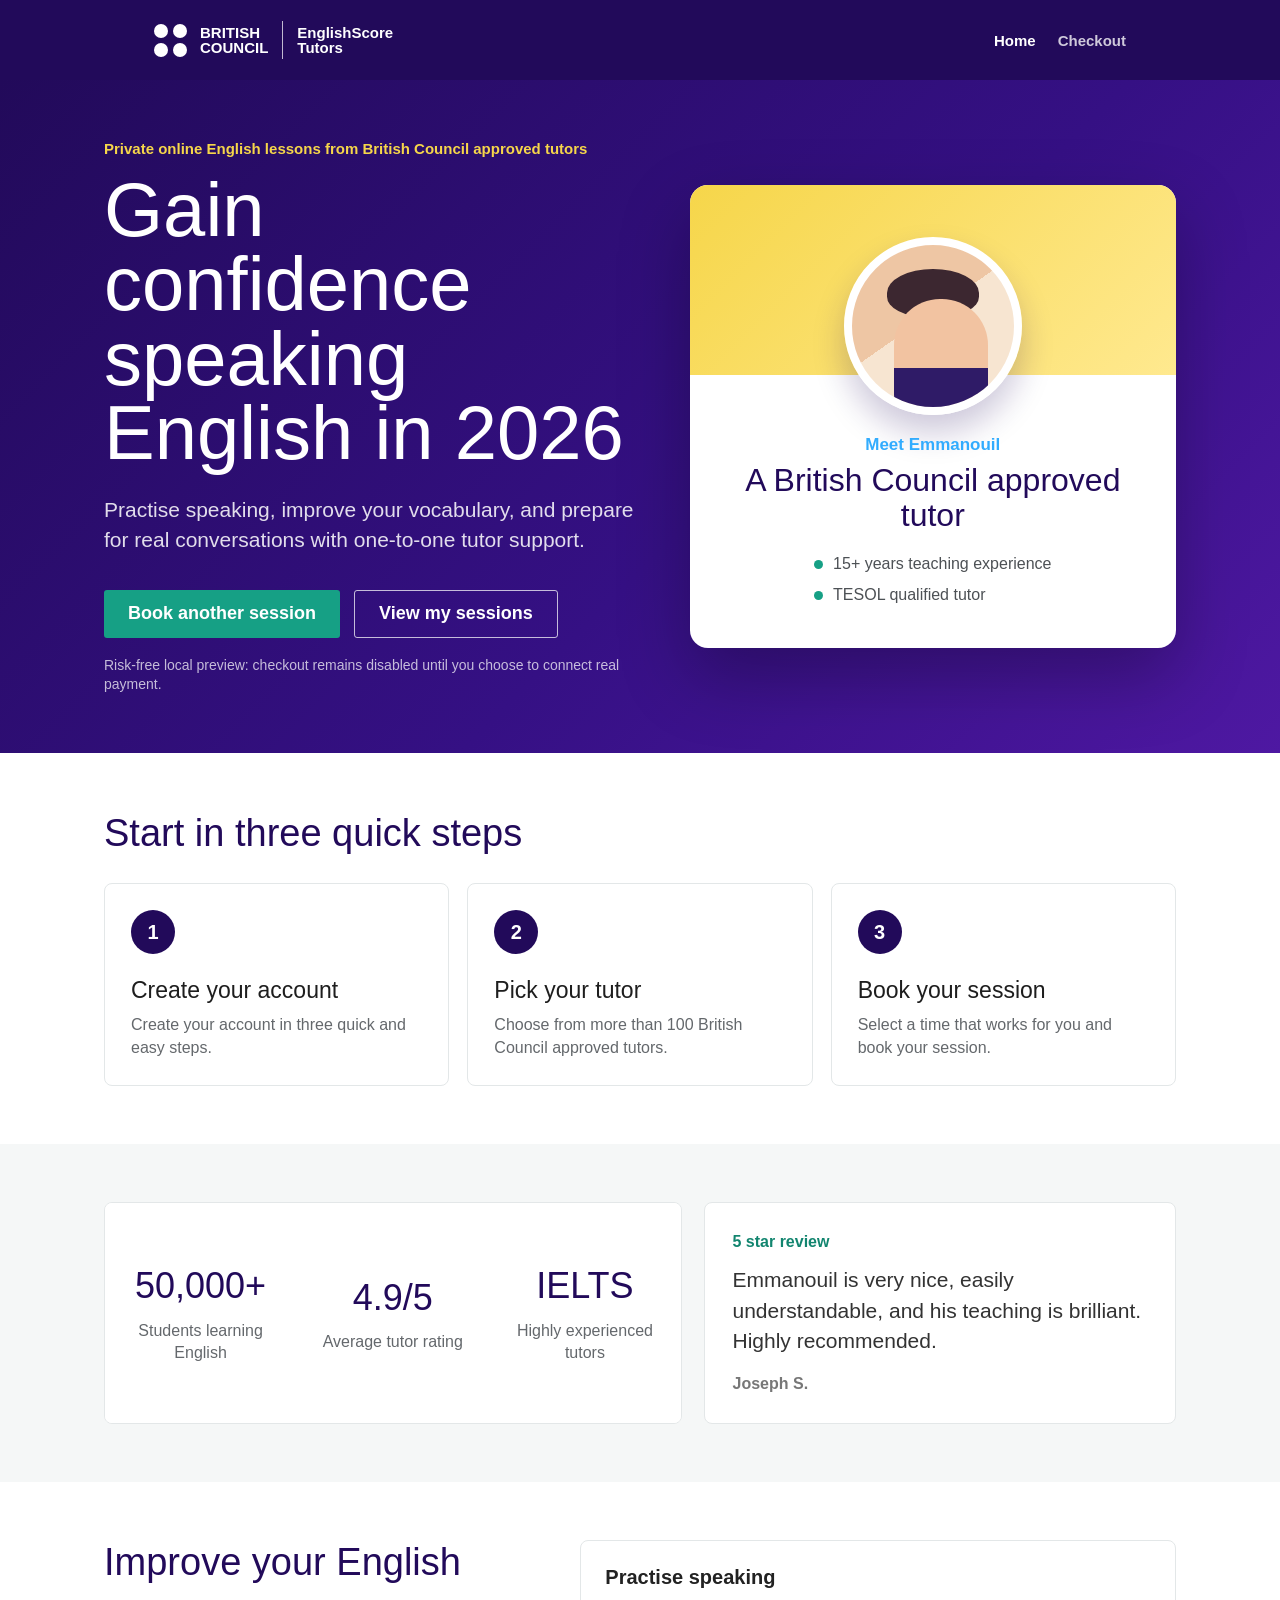
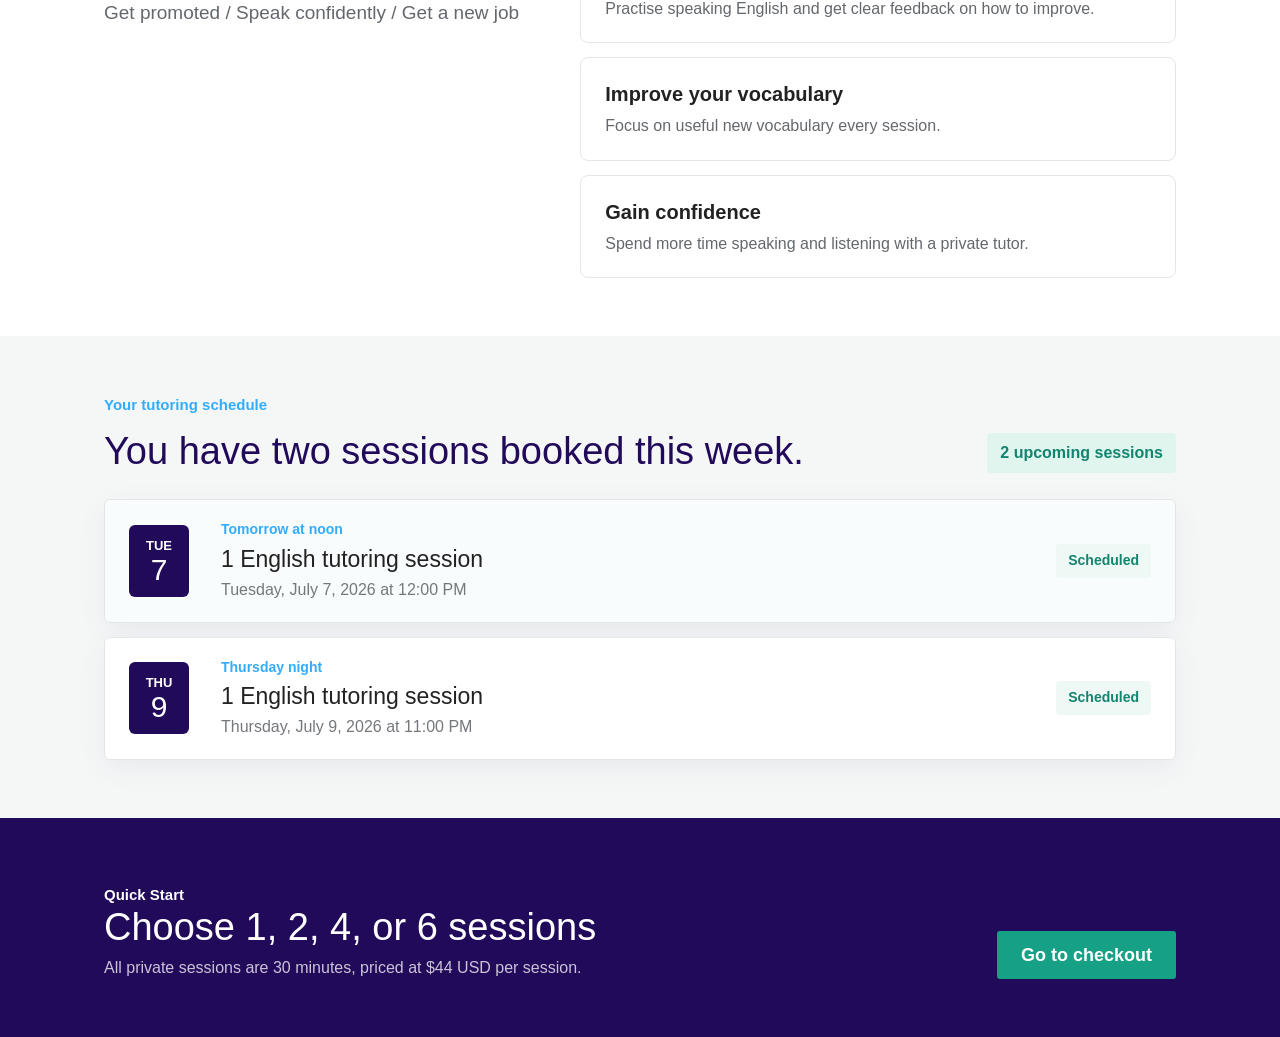
<file: index.html>
﻿<!doctype html>
<html lang="en">
  <head>
    <meta charset="utf-8">
    <meta name="viewport" content="width=device-width, initial-scale=1">
    <title>Online English tutoring | EnglishScore Tutors</title>
    <link rel="stylesheet" href="styles.css">
  </head>
  <body>
    <header class="topbar" aria-label="Site header">
      <div class="brand brand-with-nav">
        <a class="brand-link" href="index.html" aria-label="EnglishScore Tutors home">
          <span class="brand-mark" aria-hidden="true">
            <span></span><span></span><span></span><span></span>
          </span>
          <span class="brand-name">BRITISH<br>COUNCIL</span>
          <span class="brand-divider"></span>
          <span class="brand-product">EnglishScore<br>Tutors</span>
        </a>
        <nav class="site-nav" aria-label="Main navigation">
          <a class="active" href="index.html">Home</a>
          <a href="checkout.html">Checkout</a>
        </nav>
      </div>
    </header>

    <main class="promo-main">
      <section class="promo-hero" aria-labelledby="promo-heading">
        <div class="promo-shell hero-grid">
          <div class="hero-copy">
            <p class="promo-kicker">Private online English lessons from British Council approved tutors</p>
            <h1 id="promo-heading">Gain confidence speaking English in 2026</h1>
            <p class="hero-lede">Practise speaking, improve your vocabulary, and prepare for real conversations with one-to-one tutor support.</p>
            <div class="hero-actions">
              <a class="promo-button" href="checkout.html">Book another session</a>
              <a class="promo-button secondary" href="#upcoming-sessions">View my sessions</a>
            </div>
            <p class="risk-note">Risk-free local preview: checkout remains disabled until you choose to connect real payment.</p>
          </div>

          <div class="hero-card" aria-label="Tutor preview">
            <div class="tutor-photo" aria-hidden="true">
              <div class="photo-face"></div>
            </div>
            <div class="tutor-card-copy">
              <p>Meet Emmanouil</p>
              <h2>A British Council approved tutor</h2>
              <ul>
                <li>15+ years teaching experience</li>
                <li>TESOL qualified tutor</li>
              </ul>
            </div>
          </div>
        </div>
      </section>

      <section class="steps-section" aria-labelledby="steps-heading">
        <div class="promo-shell">
          <h2 id="steps-heading">Start in three quick steps</h2>
          <div class="steps-grid">
            <article>
              <span>1</span>
              <h3>Create your account</h3>
              <p>Create your account in three quick and easy steps.</p>
            </article>
            <article>
              <span>2</span>
              <h3>Pick your tutor</h3>
              <p>Choose from more than 100 British Council approved tutors.</p>
            </article>
            <article>
              <span>3</span>
              <h3>Book your session</h3>
              <p>Select a time that works for you and book your session.</p>
            </article>
          </div>
        </div>
      </section>

      <section class="proof-section" aria-label="Tutoring proof">
        <div class="promo-shell proof-grid">
          <div class="stats-card">
            <div>
              <strong>50,000+</strong>
              <span>Students learning English</span>
            </div>
            <div>
              <strong>4.9/5</strong>
              <span>Average tutor rating</span>
            </div>
            <div>
              <strong>IELTS</strong>
              <span>Highly experienced tutors</span>
            </div>
          </div>
          <div class="review-card">
            <p class="review-stars">5 star review</p>
            <blockquote>Emmanouil is very nice, easily understandable, and his teaching is brilliant. Highly recommended.</blockquote>
            <cite>Joseph S.</cite>
          </div>
        </div>
      </section>

      <section class="benefits-section" aria-labelledby="benefits-heading">
        <div class="promo-shell benefits-grid">
          <div>
            <h2 id="benefits-heading">Improve your English</h2>
            <p>Get promoted / Speak confidently / Get a new job</p>
          </div>
          <ul class="benefit-list">
            <li>
              <strong>Practise speaking</strong>
              <span>Practise speaking English and get clear feedback on how to improve.</span>
            </li>
            <li>
              <strong>Improve your vocabulary</strong>
              <span>Focus on useful new vocabulary every session.</span>
            </li>
            <li>
              <strong>Gain confidence</strong>
              <span>Spend more time speaking and listening with a private tutor.</span>
            </li>
          </ul>
        </div>
      </section>

      <section class="schedule-section" id="upcoming-sessions" aria-labelledby="schedule-heading">
        <div class="promo-shell">
          <div class="section-heading-row">
            <div>
              <p class="promo-kicker">Your tutoring schedule</p>
              <h2 id="schedule-heading">You have two sessions booked this week.</h2>
            </div>
            <span class="schedule-count">2 upcoming sessions</span>
          </div>

          <div class="session-list" aria-label="Upcoming sessions">
            <article class="session-card next-session">
              <div class="session-datebox" aria-hidden="true">
                <span>Tue</span>
                <strong>7</strong>
              </div>
              <div class="session-details">
                <p class="session-kicker">Tomorrow at noon</p>
                <h3>1 English tutoring session</h3>
                <p>Tuesday, July 7, 2026 at 12:00 PM</p>
              </div>
              <span class="session-status">Scheduled</span>
            </article>

            <article class="session-card">
              <div class="session-datebox" aria-hidden="true">
                <span>Thu</span>
                <strong>9</strong>
              </div>
              <div class="session-details">
                <p class="session-kicker">Thursday night</p>
                <h3>1 English tutoring session</h3>
                <p>Thursday, July 9, 2026 at 11:00 PM</p>
              </div>
              <span class="session-status">Scheduled</span>
            </article>
          </div>
        </div>
      </section>

      <section class="offer-strip" aria-label="Buy another session">
        <div class="promo-shell offer-strip-inner">
          <div>
            <p class="promo-kicker">Quick Start</p>
            <h2>Choose 1, 2, 4, or 6 sessions</h2>
            <p>All private sessions are 30 minutes, priced at $44 USD per session.</p>
          </div>
          <a class="promo-button" href="checkout.html">Go to checkout</a>
        </div>
      </section>
    </main>
  </body>
</html>
</file>
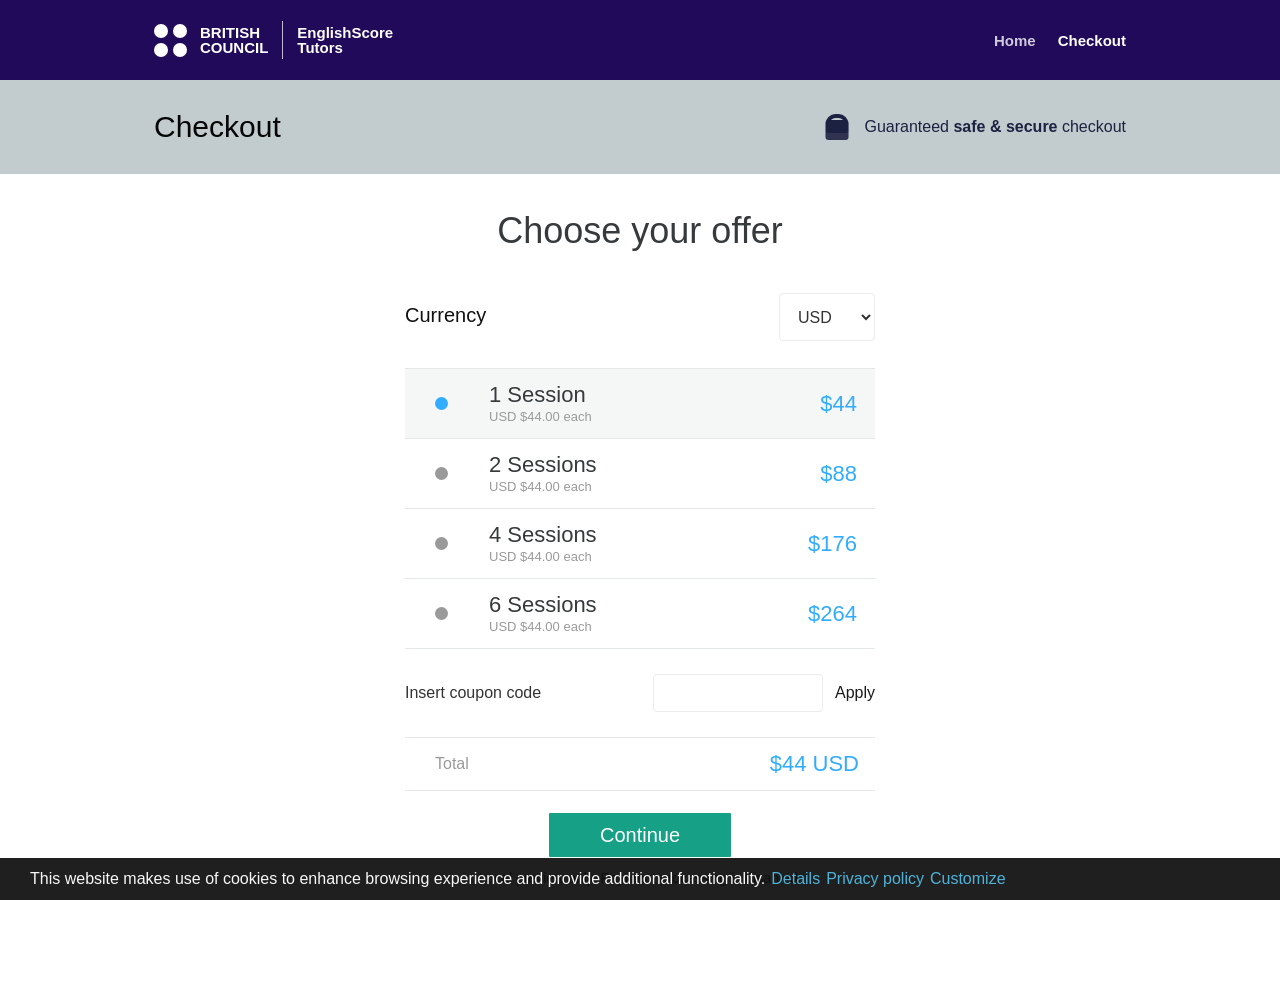
<file: checkout.html>
﻿<!doctype html>
<html lang="en">
  <head>
    <meta charset="utf-8">
    <meta name="viewport" content="width=device-width, initial-scale=1">
    <title>Checkout | EnglishScore Tutors</title>
    <link rel="stylesheet" href="styles.css">
  </head>
  <body>
    <header class="topbar" aria-label="Site header">
      <div class="brand brand-with-nav">
        <a class="brand-link" href="index.html" aria-label="EnglishScore Tutors home">
          <span class="brand-mark" aria-hidden="true">
            <span></span><span></span><span></span><span></span>
          </span>
          <span class="brand-name">BRITISH<br>COUNCIL</span>
          <span class="brand-divider"></span>
          <span class="brand-product">EnglishScore<br>Tutors</span>
        </a>
        <nav class="site-nav" aria-label="Main navigation">
          <a href="index.html">Home</a>
          <a class="active" href="checkout.html">Checkout</a>
        </nav>
      </div>
    </header>

    <section class="checkout-strip" aria-label="Checkout status">
      <div class="strip-inner">
        <h1>Checkout</h1>
        <div class="security-note">
          <span class="lock-icon" aria-hidden="true">Lock</span>
          <span>Guaranteed <strong>safe &amp; secure</strong> checkout</span>
        </div>
      </div>
    </section>

    <main class="checkout-main">
      <section class="offer-panel" aria-labelledby="offer-heading">
        <h2 id="offer-heading">Choose your offer</h2>

        <div class="currency-row">
          <label for="currency">Currency</label>
          <select id="currency" name="currency">
            <option>EUR</option>
            <option selected>USD</option>
            <option>GBP</option>
            <option>INR</option>
            <option>JPY</option>
          </select>
        </div>

        <div class="offer-card" role="radiogroup" aria-label="Tutoring session offer">
          <button class="offer-row active" type="button" role="radio" aria-checked="true" data-sessions="1" data-price="44">
            <span class="radio-dot" aria-hidden="true"></span>
            <span class="offer-copy">
              <span class="offer-title">1 Session</span>
              <span class="offer-subtitle">USD $44.00 each</span>
            </span>
            <span class="offer-price">$44</span>
          </button>
          <button class="offer-row" type="button" role="radio" aria-checked="false" data-sessions="2" data-price="88">
            <span class="radio-dot" aria-hidden="true"></span>
            <span class="offer-copy">
              <span class="offer-title">2 Sessions</span>
              <span class="offer-subtitle">USD $44.00 each</span>
            </span>
            <span class="offer-price">$88</span>
          </button>
          <button class="offer-row" type="button" role="radio" aria-checked="false" data-sessions="4" data-price="176">
            <span class="radio-dot" aria-hidden="true"></span>
            <span class="offer-copy">
              <span class="offer-title">4 Sessions</span>
              <span class="offer-subtitle">USD $44.00 each</span>
            </span>
            <span class="offer-price">$176</span>
          </button>
          <button class="offer-row" type="button" role="radio" aria-checked="false" data-sessions="6" data-price="264">
            <span class="radio-dot" aria-hidden="true"></span>
            <span class="offer-copy">
              <span class="offer-title">6 Sessions</span>
              <span class="offer-subtitle">USD $44.00 each</span>
            </span>
            <span class="offer-price">$264</span>
          </button>
        </div>

        <div class="coupon-row">
          <label for="coupon">Insert coupon code</label>
          <input id="coupon" name="coupon" type="text" autocomplete="off">
          <button id="applyCoupon" class="coupon-button" type="button">Apply</button>
        </div>

        <div class="summary" aria-live="polite">
          <span>Total</span>
          <strong id="summaryTotal">$44 USD</strong>
        </div>

        <button id="continueButton" class="continue-button" type="button">Continue</button>
        <p id="notice" class="notice" role="status">Local preview only. Payment processing is disabled.</p>
      </section>
    </main>

    <div class="cookie-bar" role="note">
      <span>This website makes use of cookies to enhance browsing experience and provide additional functionality.</span>
      <a href="#" aria-label="Cookie details">Details</a>
      <a href="#" aria-label="Privacy policy">Privacy policy</a>
      <a href="#" aria-label="Customize cookies">Customize</a>
    </div>

    <script src="script.js"></script>
  </body>
</html>
</file>
<file: styles.css>
﻿:root {
  --purple: #220a5a;
  --strip: #c2cbcd;
  --text: #373a3c;
  --muted: #9a9a9a;
  --line: #e3e7e8;
  --active-bg: rgba(235, 239, 240, 0.5);
  --accent: #32acfe;
  --green: #16a085;
  --green-dark: #12856f;
}

* {
  box-sizing: border-box;
}

html {
  min-height: 100%;
  background: #fff;
}

body {
  min-height: 100%;
  margin: 0;
  color: var(--text);
  background: #fff;
  font-family: "Segoe UI", "Helvetica Neue", Arial, sans-serif;
  font-size: 16px;
  line-height: 1.4;
}

button,
input,
select {
  font: inherit;
}

.topbar {
  height: 80px;
  background: var(--purple);
  display: flex;
  align-items: center;
}

.brand {
  width: min(100%, 1020px);
  margin: 0 auto;
  padding: 0 24px;
  display: flex;
  align-items: center;
  color: #fff;
  font-weight: 700;
  letter-spacing: 0;
}

.brand-mark {
  width: 38px;
  display: grid;
  grid-template-columns: repeat(2, 14px);
  gap: 5px;
  margin-right: 8px;
}

.brand-mark span {
  width: 14px;
  height: 14px;
  border-radius: 50%;
  background: #fff;
}

.brand-name,
.brand-product {
  font-size: 15px;
  line-height: 1;
}

.brand-divider {
  width: 1px;
  height: 38px;
  background: rgba(255, 255, 255, 0.72);
  margin: 0 14px;
}

.checkout-strip {
  background: var(--strip);
  color: #050505;
}

.strip-inner {
  height: 94px;
  width: min(100%, 1020px);
  margin: 0 auto;
  padding: 0 24px;
  display: flex;
  align-items: center;
  justify-content: space-between;
  gap: 24px;
  overflow: hidden;
}

h1,
h2 {
  margin: 0;
  font-weight: 300;
}

h1 {
  font-size: 30px;
}

.security-note {
  display: flex;
  align-items: center;
  gap: 14px;
  color: #1d2141;
  font-size: 16px;
  white-space: nowrap;
}

.lock-icon {
  width: 28px;
  height: 28px;
  display: inline-grid;
  place-items: center;
  overflow: hidden;
  color: transparent;
  position: relative;
}

.lock-icon::before,
.lock-icon::after {
  content: "";
  position: absolute;
  left: 50%;
  transform: translateX(-50%);
}

.lock-icon::before {
  top: 1px;
  width: 15px;
  height: 14px;
  border: 4px solid #1d2141;
  border-bottom: 0;
  border-radius: 10px 10px 0 0;
}

.lock-icon::after {
  bottom: 1px;
  width: 23px;
  height: 20px;
  border-radius: 3px;
  background: #1d2141;
  box-shadow: inset 0 -7px 0 rgba(255, 255, 255, 0.08);
}

.checkout-main {
  min-height: calc(100vh - 174px);
  padding: 36px 24px 116px;
}

.offer-panel {
  width: 470px;
  max-width: 100%;
  margin: 0 auto;
  text-align: center;
}

.offer-panel h2 {
  font-size: 36px;
  line-height: 1.15;
  margin-bottom: 42px;
}

.currency-row {
  height: 76px;
  display: flex;
  align-items: flex-start;
  justify-content: space-between;
  gap: 16px;
  border-bottom: 1px solid var(--line);
  text-align: left;
}

.currency-row label {
  padding-top: 8px;
  font-size: 20px;
  color: #111;
}

.currency-row select {
  width: 96px;
  height: 48px;
  padding: 0 14px;
  color: #333;
  background: #fff;
  border: 1px solid #ececec;
  border-radius: 4px;
}

.offer-card {
  width: 100%;
  background: #fff;
}

.offer-row {
  width: 100%;
  min-height: 70px;
  display: grid;
  grid-template-columns: 42px 1fr auto;
  align-items: center;
  gap: 12px;
  padding: 12px 18px 12px 30px;
  border: 0;
  border-bottom: 1px solid var(--line);
  background: #fff;
  color: var(--text);
  text-align: left;
  cursor: pointer;
}

.offer-row.active {
  background: var(--active-bg);
}

.offer-row:hover {
  background: rgba(235, 239, 240, 0.28);
}

.radio-dot {
  width: 13px;
  height: 13px;
  border-radius: 50%;
  background: #9a9a9a;
  justify-self: start;
}

.offer-row.active .radio-dot {
  background: #32acfe;
}

.offer-copy {
  display: grid;
  gap: 2px;
}

.offer-title {
  font-size: 22px;
  line-height: 1.1;
}

.offer-subtitle {
  color: var(--muted);
  font-size: 13px;
  line-height: 1.2;
}

.offer-price {
  color: var(--accent);
  font-size: 22px;
  line-height: 1;
}

.coupon-row {
  min-height: 88px;
  display: grid;
  grid-template-columns: 1fr 170px auto;
  align-items: center;
  gap: 12px;
  text-align: left;
}

.coupon-row label {
  color: #333;
}

.coupon-row input {
  width: 100%;
  height: 38px;
  border: 1px solid #ececec;
  border-radius: 4px;
  padding: 6px 10px;
}

.coupon-button {
  border: 0;
  background: transparent;
  color: #1a1a1a;
  padding: 8px 0;
  cursor: pointer;
}

.summary {
  min-height: 54px;
  display: flex;
  align-items: center;
  justify-content: space-between;
  padding: 0 16px 0 30px;
  border-top: 1px solid var(--line);
  border-bottom: 1px solid var(--line);
  background: #fff;
  text-align: left;
}

.summary span {
  color: var(--muted);
}

.summary strong {
  color: var(--accent);
  font-size: 22px;
  font-weight: 400;
}

.continue-button {
  width: 182px;
  height: 44px;
  margin: 22px auto 12px;
  display: block;
  border: 0;
  border-radius: 1px;
  background: var(--green);
  color: #fff;
  font-size: 20px;
  cursor: pointer;
}

.continue-button:hover {
  background: var(--green-dark);
}

.notice {
  min-height: 21px;
  margin: 0;
  color: #777;
  font-size: 14px;
}

.notice.is-active {
  color: var(--green-dark);
}

.cookie-bar {
  position: fixed;
  right: 0;
  bottom: 0;
  left: 0;
  min-height: 42px;
  padding: 10px 30px;
  display: flex;
  align-items: center;
  gap: 6px;
  background: rgba(0, 0, 0, 0.88);
  color: #f8f8f8;
  font-size: 16px;
  z-index: 20;
}

.cookie-bar a {
  color: #4fb3d8;
  text-decoration: none;
}

@media (max-width: 540px) {
  .topbar {
    height: 72px;
  }

  .brand,
  .strip-inner {
    padding: 0 18px;
  }

  .strip-inner {
    height: auto;
    min-height: 88px;
    align-items: flex-start;
    justify-content: center;
    flex-direction: column;
    padding-top: 16px;
    padding-bottom: 16px;
  }

  h1 {
    font-size: 28px;
  }

  .security-note {
    font-size: 14px;
    white-space: normal;
  }

  .checkout-main {
    padding: 34px 18px 134px;
  }

  .offer-panel h2 {
    font-size: 31px;
    margin-bottom: 34px;
  }

  .currency-row {
    height: 70px;
  }

  .currency-row label {
    font-size: 18px;
  }

  .offer-row {
    grid-template-columns: 28px 1fr auto;
    padding: 12px 12px 12px 18px;
  }

  .offer-title,
  .offer-price,
  .summary strong {
    font-size: 20px;
  }

  .coupon-row {
    grid-template-columns: 1fr auto;
    gap: 10px;
  }

  .coupon-row label {
    grid-column: 1 / -1;
    align-self: end;
  }

  .coupon-row input {
    width: 100%;
  }

  .cookie-bar {
    flex-wrap: wrap;
    padding: 10px 18px;
    font-size: 14px;
  }
}

.brand-with-nav {
  justify-content: space-between;
  gap: 24px;
}

.brand-link {
  display: flex;
  align-items: center;
  color: #fff;
  text-decoration: none;
}

.site-nav {
  display: flex;
  align-items: center;
  gap: 22px;
  font-size: 15px;
  font-weight: 600;
}

.site-nav a {
  color: rgba(255, 255, 255, 0.78);
  text-decoration: none;
}

.site-nav a.active,
.site-nav a:hover {
  color: #fff;
}

.session-note {
  display: flex;
  align-items: center;
  gap: 14px;
  color: #1d2141;
  font-size: 16px;
  white-space: nowrap;
}

.calendar-icon {
  width: 28px;
  height: 28px;
  border-radius: 4px;
  background: #1d2141;
  position: relative;
  display: inline-block;
}

.calendar-icon::before {
  content: "";
  position: absolute;
  top: 7px;
  left: 0;
  right: 0;
  height: 4px;
  background: rgba(255, 255, 255, 0.28);
}

.calendar-icon::after {
  content: "";
  position: absolute;
  left: 8px;
  bottom: 6px;
  width: 12px;
  height: 8px;
  border-radius: 2px;
  background: rgba(255, 255, 255, 0.86);
}

.home-main {
  min-height: calc(100vh - 174px);
  padding: 44px 24px 120px;
  background: #fff;
}

.home-panel {
  width: min(100%, 820px);
  margin: 0 auto;
}

.home-intro {
  max-width: 650px;
  margin-bottom: 34px;
}

.home-label {
  margin: 0 0 10px;
  color: var(--accent);
  font-size: 15px;
  font-weight: 700;
}

.home-intro h2 {
  font-size: 38px;
  line-height: 1.18;
  color: var(--text);
  margin-bottom: 12px;
}

.home-intro p:last-child {
  margin: 0;
  color: #5f6367;
  font-size: 18px;
}

.session-list {
  display: grid;
  gap: 14px;
}

.session-card {
  display: grid;
  grid-template-columns: 72px 1fr auto;
  align-items: center;
  gap: 20px;
  min-height: 118px;
  padding: 20px 24px;
  border: 1px solid var(--line);
  border-radius: 6px;
  background: #fff;
}

.session-card.next-session {
  background: var(--active-bg);
}

.session-datebox {
  width: 60px;
  height: 72px;
  display: grid;
  place-items: center;
  border-radius: 6px;
  background: var(--purple);
  color: #fff;
}

.session-datebox span {
  align-self: end;
  font-size: 13px;
  font-weight: 700;
  text-transform: uppercase;
}

.session-datebox strong {
  align-self: start;
  font-size: 30px;
  line-height: 1;
  font-weight: 300;
}

.session-details h3,
.session-details p {
  margin: 0;
}

.session-kicker {
  color: var(--accent);
  font-size: 14px;
  font-weight: 700;
}

.session-details h3 {
  margin-top: 3px;
  font-size: 23px;
  font-weight: 300;
  color: #222;
}

.session-details p:last-child {
  margin-top: 4px;
  color: #74787c;
}

.session-status {
  justify-self: end;
  padding: 7px 12px;
  border-radius: 4px;
  background: #eef8f5;
  color: var(--green-dark);
  font-size: 14px;
  font-weight: 700;
}

.home-actions {
  display: flex;
  justify-content: center;
  margin-top: 28px;
}

.home-button {
  width: auto;
  min-width: 210px;
  display: inline-grid;
  place-items: center;
  text-decoration: none;
}

@media (max-width: 540px) {
  .brand-with-nav {
    gap: 14px;
  }

  .site-nav {
    gap: 12px;
    font-size: 14px;
  }

  .session-note {
    white-space: normal;
  }

  .home-main {
    padding: 34px 18px 132px;
  }

  .home-intro h2 {
    font-size: 31px;
  }

  .home-intro p:last-child {
    font-size: 16px;
  }

  .session-card {
    grid-template-columns: 56px 1fr;
    gap: 14px;
    padding: 16px;
  }

  .session-datebox {
    width: 52px;
    height: 64px;
  }

  .session-datebox strong {
    font-size: 27px;
  }

  .session-details h3 {
    font-size: 20px;
  }

  .session-status {
    grid-column: 2;
    justify-self: start;
  }
}


/* Promo-style home page inspired by the EnglishScore tutoring reference. */
:root {
  --promo-yellow: #f6d64a;
  --promo-mint: #dff5ed;
  --promo-deep: #160542;
  --promo-soft: #f5f7f7;
}

.promo-main {
  background: #fff;
  color: var(--text);
}

.promo-shell {
  width: min(100%, 1120px);
  margin: 0 auto;
  padding: 0 24px;
}

.promo-hero {
  background: linear-gradient(135deg, var(--purple) 0%, #351084 58%, #4e18a2 100%);
  color: #fff;
  min-height: 560px;
  display: flex;
  align-items: center;
  overflow: hidden;
}

.hero-grid {
  display: grid;
  grid-template-columns: minmax(0, 1.05fr) minmax(320px, 0.95fr);
  align-items: center;
  gap: 48px;
  padding-top: 58px;
  padding-bottom: 58px;
}

.promo-kicker {
  margin: 0 0 14px;
  color: var(--accent);
  font-size: 15px;
  font-weight: 800;
}

.promo-hero .promo-kicker {
  color: var(--promo-yellow);
}

.hero-copy h1 {
  max-width: 620px;
  margin: 0;
  color: #fff;
  font-size: clamp(44px, 6vw, 76px);
  line-height: 0.98;
  font-weight: 300;
}

.hero-lede {
  max-width: 550px;
  margin: 24px 0 0;
  color: rgba(255, 255, 255, 0.86);
  font-size: 21px;
  line-height: 1.45;
}

.hero-actions {
  display: flex;
  align-items: center;
  gap: 14px;
  flex-wrap: wrap;
  margin-top: 34px;
}

.promo-button {
  min-height: 48px;
  display: inline-grid;
  place-items: center;
  padding: 0 24px;
  border-radius: 3px;
  background: var(--green);
  color: #fff;
  text-decoration: none;
  font-size: 18px;
  font-weight: 700;
}

.promo-button:hover {
  background: var(--green-dark);
}

.promo-button.secondary {
  background: transparent;
  border: 1px solid rgba(255, 255, 255, 0.72);
}

.risk-note {
  margin: 18px 0 0;
  color: rgba(255, 255, 255, 0.72);
  font-size: 14px;
}

.hero-card {
  min-height: 430px;
  border-radius: 18px;
  background: #fff;
  color: var(--text);
  box-shadow: 0 28px 70px rgba(0, 0, 0, 0.28);
  overflow: hidden;
  position: relative;
}

.hero-card::before {
  content: "";
  position: absolute;
  inset: 0 0 auto;
  height: 190px;
  background: linear-gradient(135deg, var(--promo-yellow), #ffe98f);
}

.tutor-photo {
  width: 178px;
  height: 178px;
  border-radius: 50%;
  margin: 52px auto 18px;
  background: linear-gradient(145deg, #eec6a4 0 45%, #f7e5d1 45% 100%);
  border: 8px solid #fff;
  box-shadow: 0 18px 32px rgba(34, 10, 90, 0.22);
  position: relative;
  z-index: 1;
  overflow: hidden;
}

.photo-face::before {
  content: "";
  position: absolute;
  left: 35px;
  right: 35px;
  top: 24px;
  height: 48px;
  border-radius: 50% 50% 42% 42%;
  background: #3c2730;
}

.photo-face::after {
  content: "";
  position: absolute;
  left: 42px;
  top: 54px;
  width: 94px;
  height: 126px;
  border-radius: 46px 46px 30px 30px;
  background: linear-gradient(#f2c3a1 0 55%, #2f1b67 55% 100%);
}

.tutor-card-copy {
  position: relative;
  z-index: 1;
  padding: 0 34px 34px;
  text-align: center;
}

.tutor-card-copy p {
  margin: 0 0 6px;
  color: var(--accent);
  font-size: 17px;
  font-weight: 800;
}

.tutor-card-copy h2 {
  margin: 0;
  font-size: 32px;
  line-height: 1.1;
  color: var(--purple);
}

.tutor-card-copy ul {
  width: fit-content;
  margin: 20px auto 0;
  padding: 0;
  list-style: none;
  color: #4d5155;
  text-align: left;
}

.tutor-card-copy li {
  margin: 8px 0;
}

.tutor-card-copy li::before {
  content: "";
  width: 9px;
  height: 9px;
  margin-right: 10px;
  display: inline-block;
  border-radius: 50%;
  background: var(--green);
}

.steps-section,
.proof-section,
.benefits-section,
.schedule-section,
.offer-strip {
  padding: 58px 0;
}

.steps-section {
  background: #fff;
}

.steps-section h2,
.benefits-section h2,
.schedule-section h2,
.offer-strip h2 {
  margin: 0;
  color: var(--purple);
  font-size: 38px;
  line-height: 1.16;
}

.steps-grid {
  display: grid;
  grid-template-columns: repeat(3, 1fr);
  gap: 18px;
  margin-top: 28px;
}

.steps-grid article,
.review-card,
.stats-card,
.benefit-list li {
  border-radius: 8px;
  background: #fff;
  border: 1px solid var(--line);
}

.steps-grid article {
  padding: 26px;
}

.steps-grid span {
  width: 44px;
  height: 44px;
  display: grid;
  place-items: center;
  border-radius: 50%;
  background: var(--purple);
  color: #fff;
  font-size: 20px;
  font-weight: 800;
}

.steps-grid h3 {
  margin: 20px 0 8px;
  color: #1e1e1e;
  font-size: 23px;
  font-weight: 400;
}

.steps-grid p,
.benefit-list span,
.offer-strip p {
  margin: 0;
  color: #64686c;
}

.proof-section,
.schedule-section {
  background: var(--promo-soft);
}

.proof-grid {
  display: grid;
  grid-template-columns: 1.1fr 0.9fr;
  gap: 22px;
  align-items: stretch;
}

.stats-card {
  display: grid;
  grid-template-columns: repeat(3, 1fr);
  gap: 1px;
  overflow: hidden;
}

.stats-card div {
  min-height: 150px;
  display: grid;
  align-content: center;
  gap: 8px;
  padding: 22px;
  background: #fff;
  text-align: center;
}

.stats-card strong {
  color: var(--purple);
  font-size: 36px;
  font-weight: 300;
}

.stats-card span {
  color: #64686c;
}

.review-card {
  padding: 28px;
}

.review-stars {
  margin: 0 0 12px;
  color: var(--green-dark);
  font-weight: 800;
}

.review-card blockquote {
  margin: 0;
  color: #333;
  font-size: 21px;
  line-height: 1.45;
}

.review-card cite {
  display: block;
  margin-top: 16px;
  color: #777;
  font-style: normal;
  font-weight: 700;
}

.benefits-grid {
  display: grid;
  grid-template-columns: 0.85fr 1.15fr;
  gap: 36px;
  align-items: start;
}

.benefits-grid > div p {
  margin: 16px 0 0;
  color: #64686c;
  font-size: 19px;
}

.benefit-list {
  display: grid;
  gap: 14px;
  margin: 0;
  padding: 0;
  list-style: none;
}

.benefit-list li {
  padding: 22px 24px;
}

.benefit-list strong {
  display: block;
  margin-bottom: 7px;
  color: #222;
  font-size: 20px;
}

.section-heading-row,
.offer-strip-inner {
  display: flex;
  align-items: end;
  justify-content: space-between;
  gap: 28px;
  margin-bottom: 26px;
}

.schedule-count {
  flex: 0 0 auto;
  padding: 9px 13px;
  border-radius: 4px;
  background: var(--promo-mint);
  color: var(--green-dark);
  font-weight: 800;
}

.schedule-section .session-card {
  background: #fff;
  box-shadow: 0 8px 30px rgba(34, 10, 90, 0.06);
}

.schedule-section .session-card.next-session {
  background: #f9fcfc;
}

.offer-strip {
  background: var(--purple);
  color: #fff;
}

.offer-strip h2,
.offer-strip .promo-kicker {
  color: #fff;
}

.offer-strip p {
  margin-top: 8px;
  color: rgba(255, 255, 255, 0.76);
}

.offer-strip-inner {
  margin-bottom: 0;
}

@media (max-width: 860px) {
  .promo-hero {
    min-height: auto;
  }

  .hero-grid,
  .proof-grid,
  .benefits-grid {
    grid-template-columns: 1fr;
  }

  .hero-grid {
    gap: 34px;
  }

  .hero-card {
    max-width: 520px;
    width: 100%;
  }

  .steps-grid,
  .stats-card {
    grid-template-columns: 1fr;
  }

  .section-heading-row,
  .offer-strip-inner {
    align-items: start;
    flex-direction: column;
  }
}

@media (max-width: 540px) {
  .promo-shell {
    padding: 0 18px;
  }

  .promo-hero .promo-shell {
    padding-top: 42px;
    padding-bottom: 42px;
  }

  .hero-copy h1 {
    font-size: 42px;
  }

  .hero-lede {
    font-size: 18px;
  }

  .promo-button {
    width: 100%;
  }

  .hero-card {
    min-height: 390px;
  }

  .tutor-card-copy h2,
  .steps-section h2,
  .benefits-section h2,
  .schedule-section h2,
  .offer-strip h2 {
    font-size: 30px;
  }

  .steps-section,
  .proof-section,
  .benefits-section,
  .schedule-section,
  .offer-strip {
    padding: 42px 0;
  }
}
</file>
